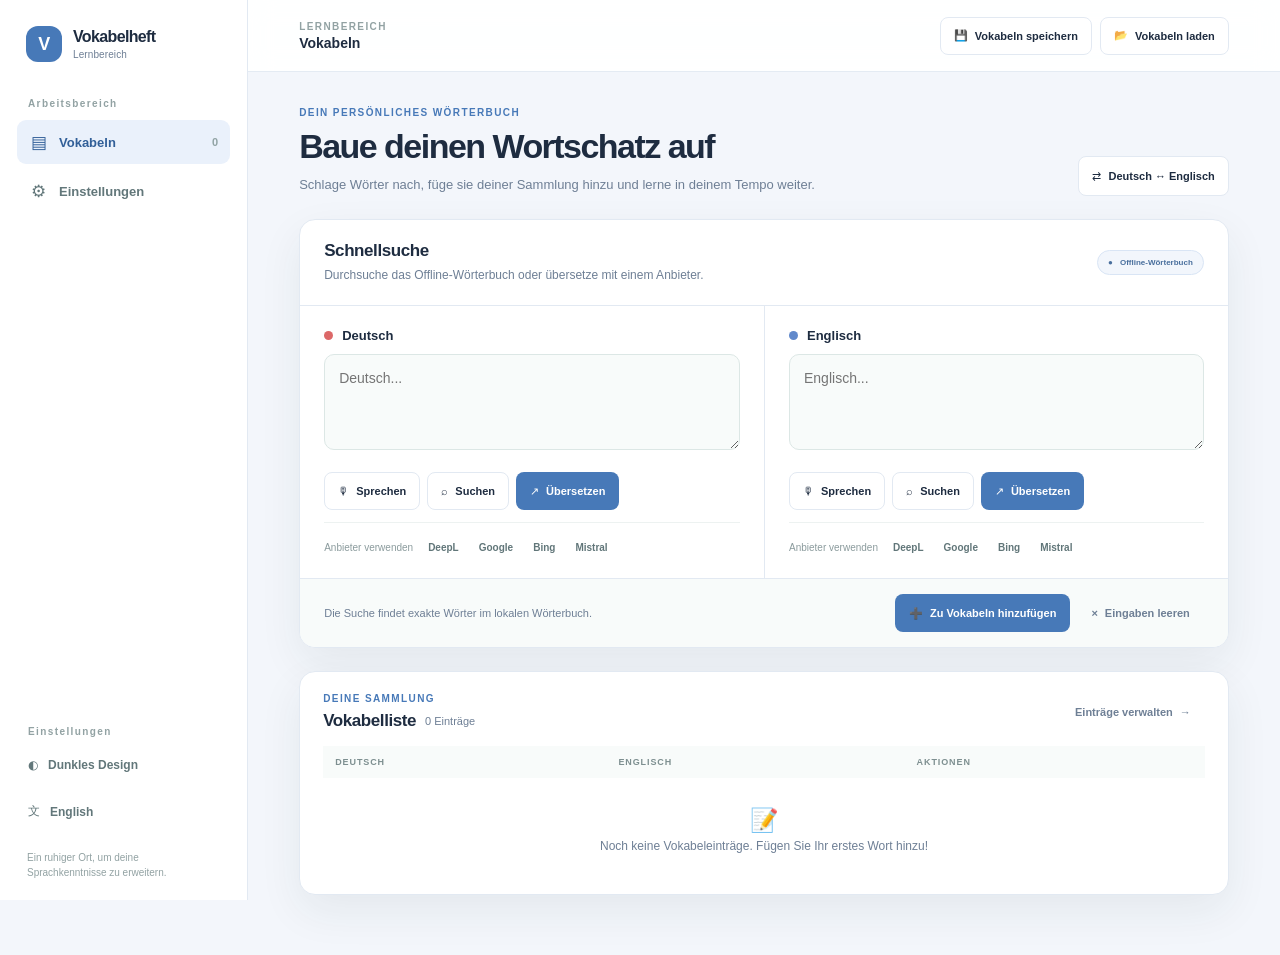
<file: index.html>
<!DOCTYPE html>
<html lang="de">
<head>
    <meta charset="UTF-8">
    <meta name="viewport" content="width=device-width, initial-scale=1.0">
    <meta name="theme-color" content="#f3f6fb">
    <title>Vokabelheft</title>
    <link rel="stylesheet" href="styles.css">
</head>
<body>
    <div class="app-shell">
        <aside class="sidebar" aria-label="Hauptnavigation" data-i18n-aria="navLabel">
            <a class="brand-lockup" href="#" aria-label="Vokabelheft Startseite" data-i18n-aria="brandLabel">
                <span class="brand-mark" aria-hidden="true">V</span>
                <span>Vokabelheft<small data-i18n="brandSubtitle">Lernbereich</small></span>
            </a>

            <div class="sidebar-section-label" data-i18n="workspaceLabel">Arbeitsbereich</div>
            <nav class="nav-list">
                <button class="nav-item active" type="button" data-page-link="vocabulary" aria-current="page">
                    <span class="nav-icon" aria-hidden="true">▤</span>
                    <span data-i18n="vocabularyNav">Vokabeln</span>
                    <span class="nav-count" id="sidebarVocabCount">0</span>
                </button>
                <button class="nav-item" type="button" data-page-link="settings">
                    <span class="nav-icon" aria-hidden="true">⚙</span>
                    <span data-i18n="settingsNav">Einstellungen</span>
                </button>
            </nav>

            <div class="sidebar-bottom">
                <div class="sidebar-section-label" data-i18n="preferencesLabel">Einstellungen</div>
                <button id="darkModeBtn" class="preference-button" type="button" aria-label="Darstellung umschalten" aria-pressed="false" data-i18n-aria="toggleTheme">
                    <span aria-hidden="true">◐</span><span data-i18n="darkMode">Dunkles Design</span>
                </button>
                <button id="languageBtn" class="preference-button language-toggle" type="button" aria-label="Sprache wechseln" data-i18n-aria="toggleLanguage">
                    <span aria-hidden="true">文</span><span>English</span>
                </button>
                <p class="sidebar-footnote" data-i18n="sidebarFootnote">Ein ruhiger Ort, um deine Sprachkenntnisse zu erweitern.</p>
            </div>
        </aside>

        <div class="main-shell">
            <header class="topbar">
                <div class="topbar-context">
                    <span class="eyebrow" data-i18n="learningSpace">LERNBEREICH</span>
                    <span class="topbar-title" id="currentPageTitle">Vokabeln</span>
                </div>
                <div class="topbar-actions">
                    <button id="saveBtn" class="btn btn-secondary" type="button"><span aria-hidden="true">↓</span> Exportieren</button>
                    <button id="loadBtn" class="btn btn-secondary" type="button"><span aria-hidden="true">↑</span> Importieren</button>
                    <input type="file" id="fileInput" accept=".json" hidden>
                </div>
            </header>

            <main class="page-content">
                <section class="page-view" id="vocabularyPage" data-page="vocabulary">
                    <div class="page-heading">
                        <div>
                            <p class="eyebrow" data-i18n="personalDictionary">DEIN PERSÖNLICHES WÖRTERBUCH</p>
                            <h1 tabindex="-1" data-i18n="buildVocabulary">Baue deinen Wortschatz auf</h1>
                            <p class="page-intro" data-i18n="workspaceIntro">Schlage Wörter nach, füge sie deiner Sammlung hinzu und lerne in deinem Tempo weiter.</p>
                        </div>
                        <button id="swapLanguagesBtn" class="btn btn-secondary swap-button" type="button" aria-label="Deutsch und Englisch tauschen" aria-pressed="false">
                            <span aria-hidden="true">⇄</span> Deutsch ↔ Englisch
                        </button>
                    </div>

                    <section class="translator-card" aria-label="Wortübersetzer" data-i18n-aria="translatorLabel">
                        <div class="translator-heading">
                            <div>
                                <h2 data-i18n="quickLookup">Schnellsuche</h2>
                                <p data-i18n="quickLookupIntro">Durchsuche das Offline-Wörterbuch oder übersetze mit einem Anbieter.</p>
                            </div>
                            <span class="offline-badge"><span aria-hidden="true">●</span> <span data-i18n="offlineDictionary">Offline-Wörterbuch</span></span>
                        </div>

                        <div class="input-section">
                            <div class="language-panel">
                                <div class="language-heading">
                                    <span id="leftLanguageDot" class="language-dot german-dot" aria-hidden="true"></span>
                                    <h3 id="leftLanguageHeading">German</h3>
                                </div>
                                <textarea id="germanInput" placeholder="Enter a word or phrase…" rows="3" aria-label="German text"></textarea>
                                <div id="germanStatus" class="input-status" aria-live="polite"></div>
                                <div class="field-actions">
                                    <button id="recordGermanBtn" class="btn btn-secondary" type="button"><span aria-hidden="true">🎙</span> <span data-i18n="speak">Sprechen</span></button>
                                    <button id="stopGermanBtn" class="btn btn-secondary hidden" type="button">■ <span data-i18n="stop">Stopp</span></button>
                                    <button id="searchDeInline" class="btn btn-secondary" type="button"><span aria-hidden="true">⌕</span> <span data-i18n="search">Suchen</span></button>
                                    <button id="translateDeEnGoogleInline" class="btn btn-primary" type="button"><span aria-hidden="true">↗</span> <span data-i18n="translate">Übersetzen</span></button>
                                </div>
                                <div class="provider-actions" aria-label="Mit einem Anbieter übersetzen" data-i18n-aria="providerLabel">
                                    <span data-i18n="useService">Anbieter verwenden</span>
                                    <button id="translateDeEnDeepL" class="service-button" type="button">DeepL</button>
                                    <button id="translateDeEnGoogle" class="service-button" type="button">Google</button>
                                    <button id="translateDeEnBing" class="service-button" type="button">Bing</button>
                                    <button id="translateDeEnMistral" class="service-button" type="button">Mistral</button>
                                </div>
                            </div>

                            <div class="language-panel">
                                <div class="language-heading">
                                    <span id="rightLanguageDot" class="language-dot english-dot" aria-hidden="true"></span>
                                    <h3 id="rightLanguageHeading">English</h3>
                                </div>
                                <textarea id="englishInput" placeholder="Enter a word or phrase…" rows="3" aria-label="English text"></textarea>
                                <div id="englishStatus" class="input-status" aria-live="polite"></div>
                                <div class="field-actions">
                                    <button id="recordEnglishBtn" class="btn btn-secondary" type="button"><span aria-hidden="true">🎙</span> <span data-i18n="speak">Sprechen</span></button>
                                    <button id="stopEnglishBtn" class="btn btn-secondary hidden" type="button">■ <span data-i18n="stop">Stopp</span></button>
                                    <button id="searchEnInline" class="btn btn-secondary" type="button"><span aria-hidden="true">⌕</span> <span data-i18n="search">Suchen</span></button>
                                    <button id="translateEnDeGoogleInline" class="btn btn-primary" type="button"><span aria-hidden="true">↗</span> <span data-i18n="translate">Übersetzen</span></button>
                                </div>
                                <div class="provider-actions" aria-label="Mit einem Anbieter übersetzen" data-i18n-aria="providerLabel">
                                    <span data-i18n="useService">Anbieter verwenden</span>
                                    <button id="translateEnDeDeepL" class="service-button" type="button">DeepL</button>
                                    <button id="translateEnDeGoogle" class="service-button" type="button">Google</button>
                                    <button id="translateEnDeBing" class="service-button" type="button">Bing</button>
                                    <button id="translateEnDeMistral" class="service-button" type="button">Mistral</button>
                                </div>
                            </div>
                        </div>

                        <div class="translator-footer">
                            <p data-i18n="wholeWordHint">Die Suche findet exakte Wörter im lokalen Wörterbuch.</p>
                            <div class="primary-actions">
                                <button id="addVocabBtn" class="btn btn-primary" type="button"><span aria-hidden="true">＋</span> <span data-i18n="addVocab">Zu Vokabeln hinzufügen</span></button>
                                <button id="clearBtn" class="btn btn-quiet" type="button"><span data-i18n="clearInputs">Eingaben leeren</span></button>
                            </div>
                        </div>
                    </section>

                    <section class="vocab-list card" aria-labelledby="vocabHeading">
                        <div class="section-heading">
                            <div>
                                <p class="eyebrow" data-i18n="yourCollection">DEINE SAMMLUNG</p>
                                <h2 id="vocabHeading"><span data-i18n="vocabList">Vokabelliste</span> <span id="vocabCount" class="count-label">0 Einträge</span></h2>
                            </div>
                            <button class="btn btn-quiet" type="button" data-page-link="settings"><span data-i18n="manageEntries">Einträge verwalten</span> <span aria-hidden="true">→</span></button>
                        </div>
                        <div class="table-scroll">
                            <table id="vocabTable">
                                <thead>
                                    <tr><th data-i18n="german">Deutsch</th><th data-i18n="english">Englisch</th><th data-i18n="actions">Aktionen</th></tr>
                                </thead>
                                <tbody id="vocabularyTableBody"></tbody>
                            </table>
                        </div>
                    </section>
                </section>

                <section class="page-view" id="settingsPage" data-page="settings" hidden>
                    <div class="page-heading">
                        <div>
                            <p class="eyebrow" data-i18n="personalize">ARBEITSBEREICH ANPASSEN</p>
                            <h1 tabindex="-1" data-i18n="settingsNav">Einstellungen</h1>
                            <p class="page-intro" data-i18n="settingsIntro">Verwalte Übersetzungsdienste und bearbeite deine gespeicherten Vokabeln.</p>
                        </div>
                    </div>

                    <section class="card settings-card" aria-labelledby="apiKeySettingsTitle">
                        <div class="section-heading">
                            <div>
                                <p class="eyebrow" data-i18n="translationServices">ÜBERSETZUNGSDIENSTE</p>
                                <h2 id="apiKeySettingsTitle" data-i18n="apiKeys">API-Schlüssel</h2>
                                <p class="section-intro" data-i18n="apiKeyIntro">Schlüssel werden in diesem Browser gespeichert und nur an den ausgewählten Dienst gesendet.</p>
                            </div>
                            <span class="settings-icon" aria-hidden="true">⌘</span>
                        </div>
                        <div class="api-key-grid">
                            <div class="api-key-settings">
                                <label for="deeplApiKeyInput" data-i18n="deeplKey">DeepL-API-Schlüssel</label>
                                <p data-i18n="deeplDesc">Gib deinen DeepL-Schlüssel ein, um DeepL-Übersetzungen zu aktivieren.</p>
                                <div class="key-input-row">
                                    <input id="deeplApiKeyInput" type="password" autocomplete="new-password" placeholder="DeepL-API-Schlüssel eingeben" data-i18n-placeholder="deeplPlaceholder">
                                    <button class="btn btn-primary" type="button" data-save-api-key="deepl" data-i18n="saveKey">Schlüssel speichern</button>
                                </div>
                            </div>
                            <div class="api-key-settings">
                                <label for="googleApiKeyInput" data-i18n="googleKey">Google-Übersetzungs-API-Schlüssel</label>
                                <p data-i18n="googleDesc">Verbinde Google Cloud Translation für Online-Übersetzungen.</p>
                                <div class="key-input-row">
                                    <input id="googleApiKeyInput" type="password" autocomplete="new-password" placeholder="Google-API-Schlüssel eingeben" data-i18n-placeholder="googlePlaceholder">
                                    <button class="btn btn-primary" type="button" data-save-api-key="google" data-i18n="saveKey">Schlüssel speichern</button>
                                </div>
                            </div>
                            <div class="api-key-settings">
                                <label for="bingApiKeyInput" data-i18n="bingKey">Bing-Übersetzungs-API-Schlüssel</label>
                                <p data-i18n="bingDesc">Verwende einen Azure-Translator-Schlüssel. Lege die Region in der Serverumgebung fest.</p>
                                <div class="key-input-row">
                                    <input id="bingApiKeyInput" type="password" autocomplete="new-password" placeholder="Bing-API-Schlüssel eingeben" data-i18n-placeholder="bingPlaceholder">
                                    <button class="btn btn-primary" type="button" data-save-api-key="bing" data-i18n="saveKey">Schlüssel speichern</button>
                                </div>
                            </div>
                            <div class="api-key-settings">
                                <label for="mistralApiKeyInput" data-i18n="mistralKey">Mistral-API-Schlüssel</label>
                                <p data-i18n="mistralDesc">Aktiviere KI-gestützte Übersetzungen mit Mistral.</p>
                                <div class="key-input-row">
                                    <input id="mistralApiKeyInput" type="password" autocomplete="new-password" placeholder="Mistral-API-Schlüssel eingeben" data-i18n-placeholder="mistralPlaceholder">
                                    <button class="btn btn-primary" type="button" data-save-api-key="mistral" data-i18n="saveKey">Schlüssel speichern</button>
                                </div>
                            </div>
                        </div>
                    </section>

                    <section class="card settings-card defaults-card" aria-labelledby="defaultsTitle">
                        <div class="section-heading">
                            <div>
                                <p class="eyebrow" data-i18n="defaultsEyebrow">DARSTELLUNG & SPRACHE</p>
                                <h2 id="defaultsTitle" data-i18n="defaultsTitle">Standardeinstellungen</h2>
                                <p class="section-intro" data-i18n="defaultsIntro">Diese Auswahl wird beim nächsten Öffnen der App verwendet.</p>
                            </div>
                            <span class="settings-icon" aria-hidden="true">⚙</span>
                        </div>
                        <div class="defaults-grid">
                            <div class="default-field">
                                <label for="defaultModeSelect" data-i18n="defaultMode">Standarddarstellung</label>
                                <select id="defaultModeSelect">
                                    <option value="light" data-i18n="lightMode">Hell</option>
                                    <option value="dark" data-i18n="darkModeOption">Dunkel</option>
                                </select>
                            </div>
                            <div class="default-field">
                                <label for="defaultLanguageSelect" data-i18n="defaultLanguage">Standardsprache</label>
                                <select id="defaultLanguageSelect">
                                    <option value="de">Deutsch</option>
                                    <option value="en">English</option>
                                </select>
                            </div>
                        </div>
                    </section>

                    <section class="card settings-card" aria-labelledby="manageVocabularyTitle">
                        <div class="section-heading">
                            <div>
                                <p class="eyebrow" data-i18n="yourCollection">DEINE SAMMLUNG</p>
                                <h2 id="manageVocabularyTitle" data-i18n="manageVocab">Vokabeln verwalten</h2>
                                <p class="section-intro" data-i18n="manageVocabIntro">Füge Wörter hinzu oder bearbeite und lösche vorhandene Einträge.</p>
                            </div>
                            <span class="settings-icon" aria-hidden="true">Aa</span>
                        </div>
                        <div class="manual-entry">
                            <label class="sr-only" for="settingsGermanInput" data-i18n="germanWord">Deutsches Wort</label>
                            <input id="settingsGermanInput" placeholder="Deutsch" data-i18n-placeholder="german">
                            <label class="sr-only" for="settingsEnglishInput" data-i18n="englishWord">Englisches Wort</label>
                            <input id="settingsEnglishInput" placeholder="Englisch" data-i18n-placeholder="english">
                            <button id="settingsAddBtn" class="btn btn-primary" type="button" data-i18n="addEntry">Eintrag hinzufügen</button>
                        </div>
                        <div class="table-scroll">
                            <table class="settings-table">
                                <thead><tr><th data-i18n="german">Deutsch</th><th data-i18n="english">Englisch</th><th data-i18n="actions">Aktionen</th></tr></thead>
                                <tbody id="settingsVocabBody"></tbody>
                            </table>
                        </div>
                    </section>
                </section>
            </main>
        </div>
    </div>

    <div id="loadingOverlay" class="loading-overlay hidden" role="status" aria-live="polite">
        <div class="loading-spinner" aria-hidden="true"></div>
        <span id="loadingText">Processing...</span>
    </div>
    <div id="toastContainer" class="toast-container" aria-live="polite"></div>
    <script src="app.js"></script>
</body>
</html>
</file>
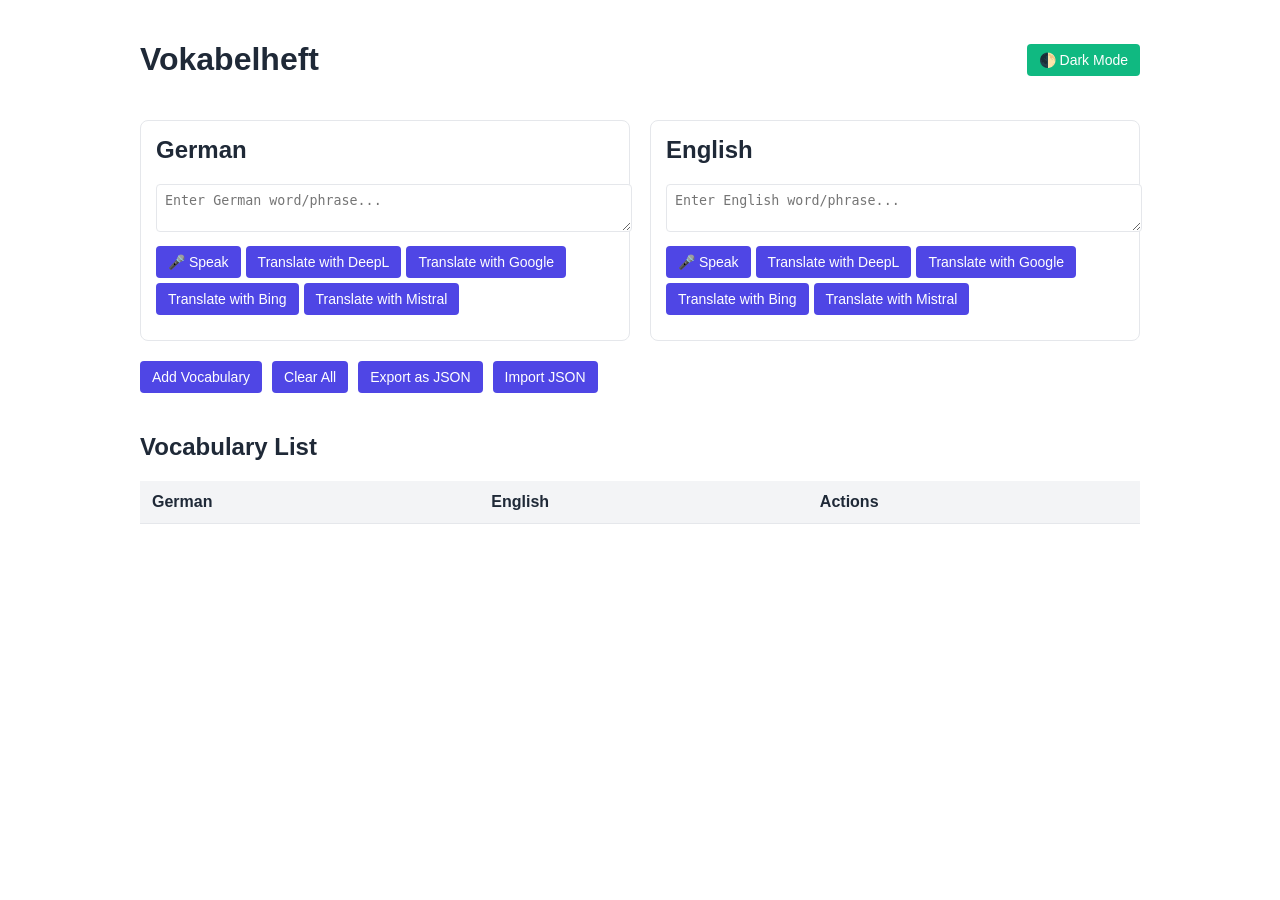
<file: Vokabelheft.SingelSide/vokabelheft-single-file-version.html>
<!DOCTYPE html>
<html lang="en">
<head>
    <meta charset="UTF-8">
    <meta name="viewport" content="width=device-width, initial-scale=1.0">
    <title>Vokabelheft - Vocabulary Notebook</title>
    <style>
        :root {
            --primary-color: #4F46E5;
            --secondary-color: #10B981;
            --background-color: #ffffff;
            --text-color: #1F2937;
            --table-header-bg: #F3F4F6;
            --border-color: #E5E7EB;
        }

        .dark-mode {
            --background-color: #1F2937;
            --text-color: #F9FAFB;
            --table-header-bg: #374151;
            --border-color: #4B5563;
        }

        body {
            font-family: Arial, sans-serif;
            background-color: var(--background-color);
            color: var(--text-color);
            margin: 0;
            padding: 20px;
            transition: background-color 0.3s, color 0.3s;
        }

        .app-container {
            max-width: 1000px;
            margin: 0 auto;
        }

        header {
            display: flex;
            justify-content: space-between;
            align-items: center;
            margin-bottom: 20px;
        }

        .input-section {
            display: flex;
            gap: 20px;
            margin-bottom: 20px;
        }

        .language-column {
            flex: 1;
            border: 1px solid var(--border-color);
            padding: 15px;
            border-radius: 8px;
        }

        .language-column h2 {
            margin-top: 0;
        }

        textarea {
            width: 100%;
            margin-bottom: 10px;
            padding: 8px;
            border: 1px solid var(--border-color);
            border-radius: 4px;
            background-color: var(--background-color);
            color: var(--text-color);
            resize: vertical;
        }

        .button-group {
            display: flex;
            flex-wrap: wrap;
            gap: 5px;
            margin-bottom: 10px;
        }

        button {
            padding: 8px 12px;
            background-color: var(--primary-color);
            color: white;
            border: none;
            border-radius: 4px;
            cursor: pointer;
            font-size: 14px;
        }

        button:hover {
            background-color: #3730A3;
        }

        #darkModeToggle {
            background-color: var(--secondary-color);
        }

        #darkModeToggle:hover {
            background-color: #059669;
        }

        .actions {
            margin-bottom: 20px;
            display: flex;
            gap: 10px;
            flex-wrap: wrap;
        }

        .vocab-list {
            overflow-x: auto;
        }

        table {
            width: 100%;
            border-collapse: collapse;
        }

        thead {
            background-color: var(--table-header-bg);
        }

        th, td {
            padding: 12px;
            text-align: left;
            border-bottom: 1px solid var(--border-color);
        }

        th {
            font-weight: bold;
        }

        tr:hover {
            background-color: rgba(79, 70, 229, 0.1);
        }

        @media (max-width: 768px) {
            .input-section {
                flex-direction: column;
            }

            .actions {
                flex-direction: column;
            }

            button {
                width: 100%;
            }
        }
    </style>
</head>
<body>
    <div class="app-container">
        <header>
            <h1>Vokabelheft</h1>
            <button id="darkModeToggle">🌓 Dark Mode</button>
        </header>

        <div class="input-section">
            <div class="language-column">
                <h2>German</h2>
                <textarea id="germanInput" placeholder="Enter German word/phrase..." rows="2"></textarea>
                <div class="button-group">
                    <button id="audioInputDe">🎤 Speak</button>
                    <button id="translateDeEnDeepL">Translate with DeepL</button>
                    <button id="translateDeEnGoogle">Translate with Google</button>
                    <button id="translateDeEnBing">Translate with Bing</button>
                    <button id="translateDeEnMistral">Translate with Mistral</button>
                </div>
            </div>

            <div class="language-column">
                <h2>English</h2>
                <textarea id="englishInput" placeholder="Enter English word/phrase..." rows="2"></textarea>
                <div class="button-group">
                    <button id="audioInputEn">🎤 Speak</button>
                    <button id="translateEnDeDeepL">Translate with DeepL</button>
                    <button id="translateEnDeGoogle">Translate with Google</button>
                    <button id="translateEnDeBing">Translate with Bing</button>
                    <button id="translateEnDeMistral">Translate with Mistral</button>
                </div>
            </div>
        </div>

        <div class="actions">
            <button id="addVocab">Add Vocabulary</button>
            <button id="clearAll">Clear All</button>
            <button id="exportVocab">Export as JSON</button>
            <input type="file" id="importVocab" accept=".json" style="display: none;">
            <button onclick="document.getElementById('importVocab').click()">Import JSON</button>
        </div>

        <div class="vocab-list">
            <h2>Vocabulary List</h2>
            <table id="vocabTable">
                <thead>
                    <tr>
                        <th>German</th>
                        <th>English</th>
                        <th>Actions</th>
                    </tr>
                </thead>
                <tbody id="vocabTableBody"></tbody>
            </table>
        </div>
    </div>

    <script>
        // Dark Mode Toggle
        const darkModeToggle = document.getElementById('darkModeToggle');
        const body = document.body;

        if (localStorage.getItem('darkMode') === 'enabled') {
            body.classList.add('dark-mode');
            darkModeToggle.textContent = '☀️ Light Mode';
        }

        darkModeToggle.addEventListener('click', () => {
            body.classList.toggle('dark-mode');
            const isDarkMode = body.classList.contains('dark-mode');
            localStorage.setItem('darkMode', isDarkMode ? 'enabled' : 'disabled');
            darkModeToggle.textContent = isDarkMode ? '☀️ Light Mode' : '🌓 Dark Mode';
        });

        // Audio Input (Web Speech API)
        const audioInputDe = document.getElementById('audioInputDe');
        const audioInputEn = document.getElementById('audioInputEn');
        const germanInput = document.getElementById('germanInput');
        const englishInput = document.getElementById('englishInput');

        const recognition = new (window.SpeechRecognition || window.webkitSpeechRecognition)();
        recognition.continuous = false;
        recognition.interimResults = false;

        function startAudioInput(targetElement, lang) {
            recognition.lang = lang;
            recognition.start();
            recognition.onresult = (event) => {
                const transcript = event.results[0][0].transcript;
                targetElement.value = transcript;
            };
        }

        audioInputDe.addEventListener('click', () => startAudioInput(germanInput, 'de-DE'));
        audioInputEn.addEventListener('click', () => startAudioInput(englishInput, 'en-US'));

        // Translation Functions
        function translateWithDeepL(text, sourceLang, targetLang) {
            const deeplUrl = `https://www.deepl.com/translator#${sourceLang}/${targetLang}/${encodeURIComponent(text)}`;
            window.open(deeplUrl, '_blank');
        }

        function translateWithGoogle(text, sourceLang, targetLang) {
            const googleUrl = `https://translate.google.com/?sl=${sourceLang}&tl=${targetLang}&text=${encodeURIComponent(text)}&op=translate`;
            window.open(googleUrl, '_blank');
        }

        function translateWithBing(text, sourceLang, targetLang) {
            const bingUrl = `https://www.bing.com/translator/?from=${sourceLang}&to=${targetLang}&text=${encodeURIComponent(text)}`;
            window.open(bingUrl, '_blank');
        }

        function translateWithMistral(text, sourceLang, targetLang) {
            // Placeholder for Mistral AI translation (redirect to a free interface if available)
            alert("Mistral AI translation: Redirect to a free interface or use API if available.");
        }

        // Attach translation buttons
        document.getElementById('translateDeEnDeepL').addEventListener('click', () => {
            translateWithDeepL(germanInput.value, 'de', 'en');
        });

        document.getElementById('translateDeEnGoogle').addEventListener('click', () => {
            translateWithGoogle(germanInput.value, 'de', 'en');
        });

        document.getElementById('translateDeEnBing').addEventListener('click', () => {
            translateWithBing(germanInput.value, 'de', 'en');
        });

        document.getElementById('translateDeEnMistral').addEventListener('click', () => {
            translateWithMistral(germanInput.value, 'de', 'en');
        });

        document.getElementById('translateEnDeDeepL').addEventListener('click', () => {
            translateWithDeepL(englishInput.value, 'en', 'de');
        });

        document.getElementById('translateEnDeGoogle').addEventListener('click', () => {
            translateWithGoogle(englishInput.value, 'en', 'de');
        });

        document.getElementById('translateEnDeBing').addEventListener('click', () => {
            translateWithBing(englishInput.value, 'en', 'de');
        });

        document.getElementById('translateEnDeMistral').addEventListener('click', () => {
            translateWithMistral(englishInput.value, 'en', 'de');
        });

        // Vocabulary Management
        let vocabulary = JSON.parse(localStorage.getItem('vocabulary')) || [];

        function renderVocabulary() {
            const tableBody = document.getElementById('vocabTableBody');
            tableBody.innerHTML = '';
            vocabulary.forEach((entry, index) => {
                const row = document.createElement('tr');
                row.innerHTML = `
                    <td>${entry.german}</td>
                    <td>${entry.english}</td>
                    <td>
                        <button onclick="editVocabulary(${index})">Edit</button>
                        <button onclick="deleteVocabulary(${index})">Delete</button>
                    </td>
                `;
                tableBody.appendChild(row);
            });
        }

        function addVocabulary() {
            const german = germanInput.value.trim();
            const english = englishInput.value.trim();
            if (german && english) {
                vocabulary.push({ german, english });
                localStorage.setItem('vocabulary', JSON.stringify(vocabulary));
                renderVocabulary();
                germanInput.value = '';
                englishInput.value = '';
            }
        }

        function deleteVocabulary(index) {
            vocabulary.splice(index, 1);
            localStorage.setItem('vocabulary', JSON.stringify(vocabulary));
            renderVocabulary();
        }

        function editVocabulary(index) {
            const entry = vocabulary[index];
            germanInput.value = entry.german;
            englishInput.value = entry.english;
            vocabulary.splice(index, 1);
            localStorage.setItem('vocabulary', JSON.stringify(vocabulary));
            renderVocabulary();
        }

        function clearAllVocabulary() {
            if (confirm('Are you sure you want to clear all vocabulary?')) {
                vocabulary = [];
                localStorage.setItem('vocabulary', JSON.stringify(vocabulary));
                renderVocabulary();
            }
        }

        function exportVocabulary() {
            const data = JSON.stringify(vocabulary, null, 2);
            const blob = new Blob([data], { type: 'application/json' });
            const url = URL.createObjectURL(blob);
            const a = document.createElement('a');
            a.href = url;
            a.download = 'vocabulary.json';
            a.click();
            URL.revokeObjectURL(url);
        }

        function importVocabulary(event) {
            const file = event.target.files[0];
            if (file) {
                const reader = new FileReader();
                reader.onload = (e) => {
                    try {
                        vocabulary = JSON.parse(e.target.result);
                        localStorage.setItem('vocabulary', JSON.stringify(vocabulary));
                        renderVocabulary();
                    } catch (error) {
                        alert('Error importing file. Please check the format.');
                    }
                };
                reader.readAsText(file);
            }
        }

        // Attach event listeners
        document.getElementById('addVocab').addEventListener('click', addVocabulary);
        document.getElementById('clearAll').addEventListener('click', clearAllVocabulary);
        document.getElementById('exportVocab').addEventListener('click', exportVocabulary);
        document.getElementById('importVocab').addEventListener('change', importVocabulary);

        // Initialize
        renderVocabulary();
    </script>
</body>
</html>
</file>
<file: styles.css>
:root {
    color-scheme: light;
    --ink: #1e2c40;
    --muted: #6e7f95;
    --line: #e2e9f2;
    --canvas: #f3f6fb;
    --surface: #ffffff;
    --surface-soft: #f8fbfa;
    --accent: #4779b8;
    --accent-dark: #315f98;
    --accent-pale: #eaf1fb;
    --red: #b54b4b;
    --shadow: 0 16px 44px rgba(27, 58, 61, .07);
    font-family: "Avenir Next", Avenir, "Segoe UI", sans-serif;
    font-synthesis: none;
    text-rendering: optimizeLegibility;
}

* { box-sizing: border-box; }
body { min-width: 320px; min-height: 100vh; margin: 0; background: var(--canvas); color: var(--ink); }
button, input, textarea { font: inherit; }
button { cursor: pointer; }
[hidden] { display: none !important; }
.hidden { display: none !important; }
.app-shell { min-height: 100vh; }
.sidebar {
    position: fixed; inset: 0 auto 0 0; z-index: 5; display: flex; width: 248px; flex-direction: column;
    padding: 26px 17px 20px; border-right: 1px solid var(--line); background: var(--surface);
}
.brand-lockup { display: flex; align-items: center; gap: 11px; padding: 0 9px 36px; color: var(--ink); font-size: 16px; font-weight: 800; letter-spacing: -.04em; text-decoration: none; }
.brand-lockup small { display: block; margin-top: 3px; color: var(--muted); font-size: 10px; font-weight: 500; letter-spacing: .01em; }
.brand-mark { display: grid; width: 36px; height: 36px; flex: 0 0 36px; place-items: center; border-radius: 12px; background: var(--accent); color: #fff; font-size: 18px; font-weight: 800; }
.sidebar-section-label, .eyebrow { color: #92a2a3; font-size: 10px; font-weight: 800; letter-spacing: .14em; }
.sidebar-section-label { padding: 0 11px; }
.nav-list { display: grid; gap: 5px; margin-top: 11px; }
.nav-item { display: flex; min-height: 44px; align-items: center; gap: 11px; padding: 0 12px; border: 0; border-radius: 9px; background: transparent; color: #62777a; text-align: left; font-size: 13px; font-weight: 650; transition: background .16s, color .16s; }
.nav-item:hover, .nav-item.active { background: var(--accent-pale); color: var(--accent-dark); }
.nav-icon { display: grid; width: 19px; place-items: center; font-size: 17px; }
.nav-count { margin-left: auto; color: #91a3a4; font-size: 11px; }
.sidebar-bottom { display: grid; gap: 8px; margin-top: auto; }
.preference-button { display: flex; min-height: 39px; align-items: center; gap: 10px; padding: 0 11px; border: 0; border-radius: 8px; background: transparent; color: #62777a; text-align: left; font-size: 12px; font-weight: 650; }
.preference-button:hover { background: var(--surface-soft); color: var(--accent-dark); }
.sidebar-footnote { margin: 11px 10px 0; color: #92a2a3; font-size: 10px; line-height: 1.5; }
.main-shell { min-height: 100vh; margin-left: 248px; }
.topbar { position: sticky; top: 0; z-index: 4; display: flex; min-height: 72px; align-items: center; justify-content: space-between; gap: 16px; padding: 12px clamp(20px, 4vw, 54px); border-bottom: 1px solid rgba(226, 233, 242, .9); background: rgba(255, 255, 255, .92); backdrop-filter: blur(12px); }
.topbar-context { display: grid; gap: 3px; }
.topbar-title { color: var(--ink); font-size: 14px; font-weight: 700; }
.topbar-actions { display: flex; flex-wrap: wrap; gap: 8px; }
.page-content { width: min(100%, 1320px); margin: 0 auto; padding: 35px clamp(20px, 4vw, 54px) 60px; }
.page-view { display: grid; gap: 23px; }
.page-heading { display: flex; align-items: flex-end; justify-content: space-between; gap: 20px; }
.page-heading .eyebrow { margin: 0 0 9px; color: var(--accent); }
h1, h2, h3, p { margin-top: 0; }
.page-heading h1 { margin: 0; font-size: clamp(26px, 3vw, 34px); line-height: 1.16; letter-spacing: -.045em; }
.page-intro { max-width: 660px; margin: 9px 0 0; color: var(--muted); font-size: 13px; line-height: 1.6; }
.card, .translator-card { border: 1px solid var(--line); border-radius: 16px; background: var(--surface); box-shadow: var(--shadow); }
.translator-card { overflow: hidden; }
.translator-heading { display: flex; align-items: center; justify-content: space-between; gap: 16px; padding: 21px 24px; border-bottom: 1px solid var(--line); }
.translator-heading h2, .section-heading h2 { margin: 0; font-size: 17px; letter-spacing: -.025em; }
.translator-heading p, .section-intro { margin: 5px 0 0; color: var(--muted); font-size: 12px; line-height: 1.5; }
.offline-badge { display: inline-flex; align-items: center; gap: 7px; padding: 7px 10px; border: 1px solid #d9e5f5; border-radius: 20px; background: #f2f6fc; color: #496f9d; font-size: 10px; font-weight: 700; white-space: nowrap; }
.offline-badge span { font-size: 8px; }
.input-section { display: grid; grid-template-columns: minmax(0, 1fr) minmax(0, 1fr); gap: 0; }
.language-panel { min-width: 0; padding: 22px 24px 17px; }
.language-panel + .language-panel { border-left: 1px solid var(--line); }
.language-heading { display: flex; align-items: center; gap: 9px; margin-bottom: 11px; }
.language-heading h3 { margin: 0; font-size: 13px; font-weight: 750; }
.language-dot { width: 9px; height: 9px; border-radius: 50%; }
.german-dot { background: #dc6868; }
.english-dot { background: #6189cb; }
.language-panel textarea { display: block; width: 100%; min-height: 96px; resize: vertical; padding: 13px 14px; border: 1px solid #dce7e5; border-radius: 10px; outline: none; background: var(--surface-soft); color: var(--ink); font-size: 14px; line-height: 1.55; transition: border-color .16s, box-shadow .16s, background .16s; }
.language-panel textarea:focus, input:focus, select:focus { border-color: #7da3d3; box-shadow: 0 0 0 3px rgba(71, 121, 184, .14); outline: none; }
.input-status { min-height: 17px; margin-top: 5px; color: var(--muted); font-size: 10px; }
.field-actions { display: flex; flex-wrap: wrap; gap: 7px; }
.provider-actions { display: flex; flex-wrap: wrap; align-items: center; gap: 4px; margin-top: 12px; padding-top: 11px; border-top: 1px solid #edf2f1; }
.provider-actions > span { margin-right: 3px; color: #8b9b9d; font-size: 10px; }
.service-button { min-height: 27px; padding: 0 8px; border: 0; border-radius: 6px; background: transparent; color: #617679; font-size: 10px; font-weight: 700; }
.service-button:hover { background: var(--accent-pale); color: var(--accent-dark); }
.translator-footer { display: flex; align-items: center; justify-content: space-between; gap: 16px; padding: 15px 24px; border-top: 1px solid var(--line); background: var(--surface-soft); }
.translator-footer p { margin: 0; color: var(--muted); font-size: 11px; }
.primary-actions { display: flex; align-items: center; flex-wrap: wrap; gap: 7px; }
.btn { display: inline-flex; min-height: 38px; align-items: center; justify-content: center; gap: 7px; padding: 0 13px; border: 1px solid transparent; border-radius: 8px; font-size: 11px; font-weight: 750; transition: background .16s, transform .16s, border-color .16s, color .16s; }
.btn:active { transform: translateY(1px); }
.btn-primary { background: var(--accent); color: #fff; }
.btn-primary:hover { background: var(--accent-dark); }
.btn-secondary { border-color: var(--line); background: var(--surface); color: var(--ink); }
.btn-secondary:hover { border-color: #bfd4d1; background: var(--surface-soft); }
.btn-quiet { background: transparent; color: var(--muted); }
.btn-quiet:hover { background: var(--accent-pale); color: var(--accent-dark); }
.swap-button { min-height: 40px; }
.vocab-list { overflow: hidden; padding: 21px 23px 12px; }
.section-heading { display: flex; align-items: center; justify-content: space-between; gap: 16px; margin-bottom: 15px; }
.section-heading .eyebrow { margin: 0 0 7px; color: var(--accent); }
.section-heading h2 { display: flex; align-items: center; flex-wrap: wrap; gap: 9px; }
.count-label { color: var(--muted); font-size: 11px; font-weight: 500; letter-spacing: 0; }
.table-scroll { width: 100%; overflow-x: auto; }
table { width: 100%; border-collapse: collapse; }
th { padding: 11px 12px; background: var(--surface-soft); color: #7d8f90; text-align: left; font-size: 9px; font-weight: 800; letter-spacing: .1em; text-transform: uppercase; }
td { padding: 12px; border-bottom: 1px solid #edf2f1; color: var(--ink); font-size: 12px; vertical-align: middle; }
tbody tr:last-child td { border-bottom: 0; }
.actions-cell { min-width: 205px; text-align: right; white-space: nowrap; }
.action-btn { min-height: 30px; margin: 1px; padding: 0 8px; border: 1px solid transparent; border-radius: 7px; background: transparent; color: #607679; font-size: 10px; font-weight: 700; }
.action-btn:hover { border-color: var(--line); background: var(--surface-soft); color: var(--accent-dark); }
.action-btn.delete:hover { background: #fff4f3; color: var(--red); }
.no-entries { padding: 29px 12px; color: var(--muted); text-align: center; }
.no-entries-content { display: grid; justify-items: center; gap: 5px; }
.no-entries-content p { margin: 0; }
.no-entries-icon { font-size: 23px; }
.empty-placeholder { color: #a8b5b5; }
.settings-card { padding: 22px 23px; }
.settings-card .section-heading { margin-bottom: 19px; }
.settings-icon { display: grid; width: 37px; height: 37px; place-items: center; border-radius: 11px; background: var(--accent-pale); color: var(--accent); font-size: 16px; font-weight: 750; }
.api-key-grid { display: grid; grid-template-columns: repeat(2, minmax(0, 1fr)); gap: 12px; }
.api-key-settings { min-width: 0; padding: 15px; border: 1px solid var(--line); border-radius: 11px; background: var(--surface-soft); }
.api-key-settings label { color: var(--ink); font-size: 12px; font-weight: 750; }
.api-key-settings p { min-height: 30px; margin: 5px 0 11px; color: var(--muted); font-size: 10px; line-height: 1.5; }
.key-input-row { display: flex; gap: 7px; }
.key-input-row input, .manual-entry input, .settings-table input { min-width: 0; min-height: 38px; width: 100%; padding: 8px 10px; border: 1px solid #dce7e5; border-radius: 8px; background: var(--surface); color: var(--ink); font-size: 11px; }
.default-field { display: grid; gap: 8px; }
.default-field label { color: var(--ink); font-size: 12px; font-weight: 750; }
.default-field select { min-height: 42px; padding: 8px 11px; border: 1px solid #dce5f0; border-radius: 8px; background: var(--surface); color: var(--ink); font-size: 12px; }
.defaults-grid { display: grid; grid-template-columns: repeat(2, minmax(0, 1fr)); gap: 14px; }
.key-input-row .btn { flex: 0 0 auto; }
.manual-entry { display: grid; grid-template-columns: minmax(0, 1fr) minmax(0, 1fr) auto; gap: 8px; margin-bottom: 17px; }
.settings-table td { padding: 8px; }
.settings-table td:last-child { min-width: 150px; text-align: right; }
.loading-overlay { position: fixed; inset: 0; z-index: 20; display: flex; flex-direction: column; align-items: center; justify-content: center; gap: 12px; background: rgba(15, 37, 39, .68); color: #fff; }
.loading-spinner { width: 35px; height: 35px; border: 3px solid rgba(255, 255, 255, .32); border-top-color: #fff; border-radius: 50%; animation: spin .8s linear infinite; }
.toast-container { position: fixed; top: 15px; right: 15px; z-index: 30; display: flex; flex-direction: column; gap: 8px; }
.toast { display: flex; align-items: center; gap: 8px; max-width: min(420px, calc(100vw - 30px)); padding: 12px 14px; border: 1px solid var(--line); border-radius: 9px; background: var(--surface); color: var(--ink); box-shadow: var(--shadow); animation: toastSlideIn .25s ease-out; }
.toast-close { margin-left: auto; padding: 0 4px; }
.sr-only { position: absolute; width: 1px; height: 1px; overflow: hidden; clip: rect(0, 0, 0, 0); white-space: nowrap; clip-path: inset(50%); }

body.dark-mode {
    color-scheme: dark;
    --ink: #e5edf8;
    --muted: #a2b2c8;
    --line: #2d4058;
    --canvas: #111c2c;
    --surface: #19283b;
    --surface-soft: #1e3047;
    --accent: #3f73b5;
    --accent-dark: #345f96;
    --accent-pale: #263a55;
    --shadow: 0 16px 44px rgba(0, 0, 0, .2);
}
body.dark-mode .topbar { background: rgba(24, 48, 50, .92); }
body.dark-mode .topbar { background: rgba(25, 40, 59, .94); }
body.dark-mode .offline-badge { border-color: #3b5679; background: #233650; color: #b4cbea; }
body.dark-mode .language-panel textarea, body.dark-mode .key-input-row input, body.dark-mode .manual-entry input, body.dark-mode .settings-table input { border-color: var(--line); background: #142b2d; color: var(--ink); }
body.dark-mode th { background: #1c3739; color: #a7bcba; }
body.dark-mode td { border-color: #294143; }
body.dark-mode .provider-actions { border-color: #294143; }
body.dark-mode .btn-secondary { border-color: var(--line); background: var(--surface); color: var(--ink); }
body.dark-mode .btn-secondary:hover { background: var(--surface-soft); }
body.dark-mode .action-btn { color: #b2c5c2; }
body.dark-mode .action-btn.delete:hover { background: #472c2b; }
body.dark-mode .api-key-settings { border-color: var(--line); background: var(--surface-soft); }
body.dark-mode .default-field select { border-color: var(--line); background: #142238; color: var(--ink); }

@keyframes spin { to { transform: rotate(360deg); } }
@keyframes toastSlideIn { from { opacity: 0; transform: translateX(12px); } to { opacity: 1; transform: translateX(0); } }

@media (max-width: 900px) {
    .sidebar { width: 210px; }
    .main-shell { margin-left: 210px; }
    .page-content { padding-right: 22px; padding-left: 22px; }
    .translator-footer { align-items: flex-start; flex-direction: column; }
}

@media (max-width: 700px) {
    .sidebar { position: relative; inset: auto; width: auto; padding: 14px 16px 10px; border-right: 0; border-bottom: 1px solid var(--line); }
    .brand-lockup { padding: 0 4px 12px; }
    .sidebar-section-label, .sidebar-footnote { display: none; }
    .nav-list { display: flex; gap: 5px; margin: 0; }
    .nav-item { min-height: 38px; padding: 0 12px; }
    .sidebar-bottom { position: absolute; top: 14px; right: 16px; display: flex; gap: 3px; margin: 0; }
    .preference-button { min-height: 36px; padding: 0 9px; font-size: 0; }
    .preference-button span:first-child { font-size: 15px; }
    .main-shell { margin-left: 0; }
    .topbar { min-height: 58px; padding: 9px 16px; }
    .page-content { padding: 25px 16px 38px; }
    .page-heading { align-items: flex-start; flex-direction: column; }
    .page-heading h1 { font-size: 27px; }
}

@media (max-width: 560px) {
    .topbar-actions .btn { min-height: 34px; padding: 0 9px; font-size: 10px; }
    .input-section { grid-template-columns: minmax(0, 1fr); }
    .language-panel { padding: 18px 16px 14px; }
    .language-panel + .language-panel { border-top: 1px solid var(--line); border-left: 0; }
    .translator-heading { align-items: flex-start; flex-direction: column; padding: 18px 16px; }
    .translator-footer { padding: 14px 16px; }
    .primary-actions { width: 100%; }
    .primary-actions .btn-primary { flex: 1; }
    .vocab-list, .settings-card { padding: 17px 15px 10px; }
    .section-heading { align-items: flex-start; }
    .section-heading > .btn { padding: 0 8px; }
    .api-key-grid { grid-template-columns: minmax(0, 1fr); }
    .defaults-grid { grid-template-columns: minmax(0, 1fr); }
    .api-key-settings p { min-height: 0; }
    .manual-entry { grid-template-columns: minmax(0, 1fr); }
    .manual-entry .btn { justify-self: start; }
    .actions-cell { min-width: 165px; }
    .action-btn { padding: 0 5px; font-size: 9px; }
    td, th { padding-right: 8px; padding-left: 8px; }
}
</file>
